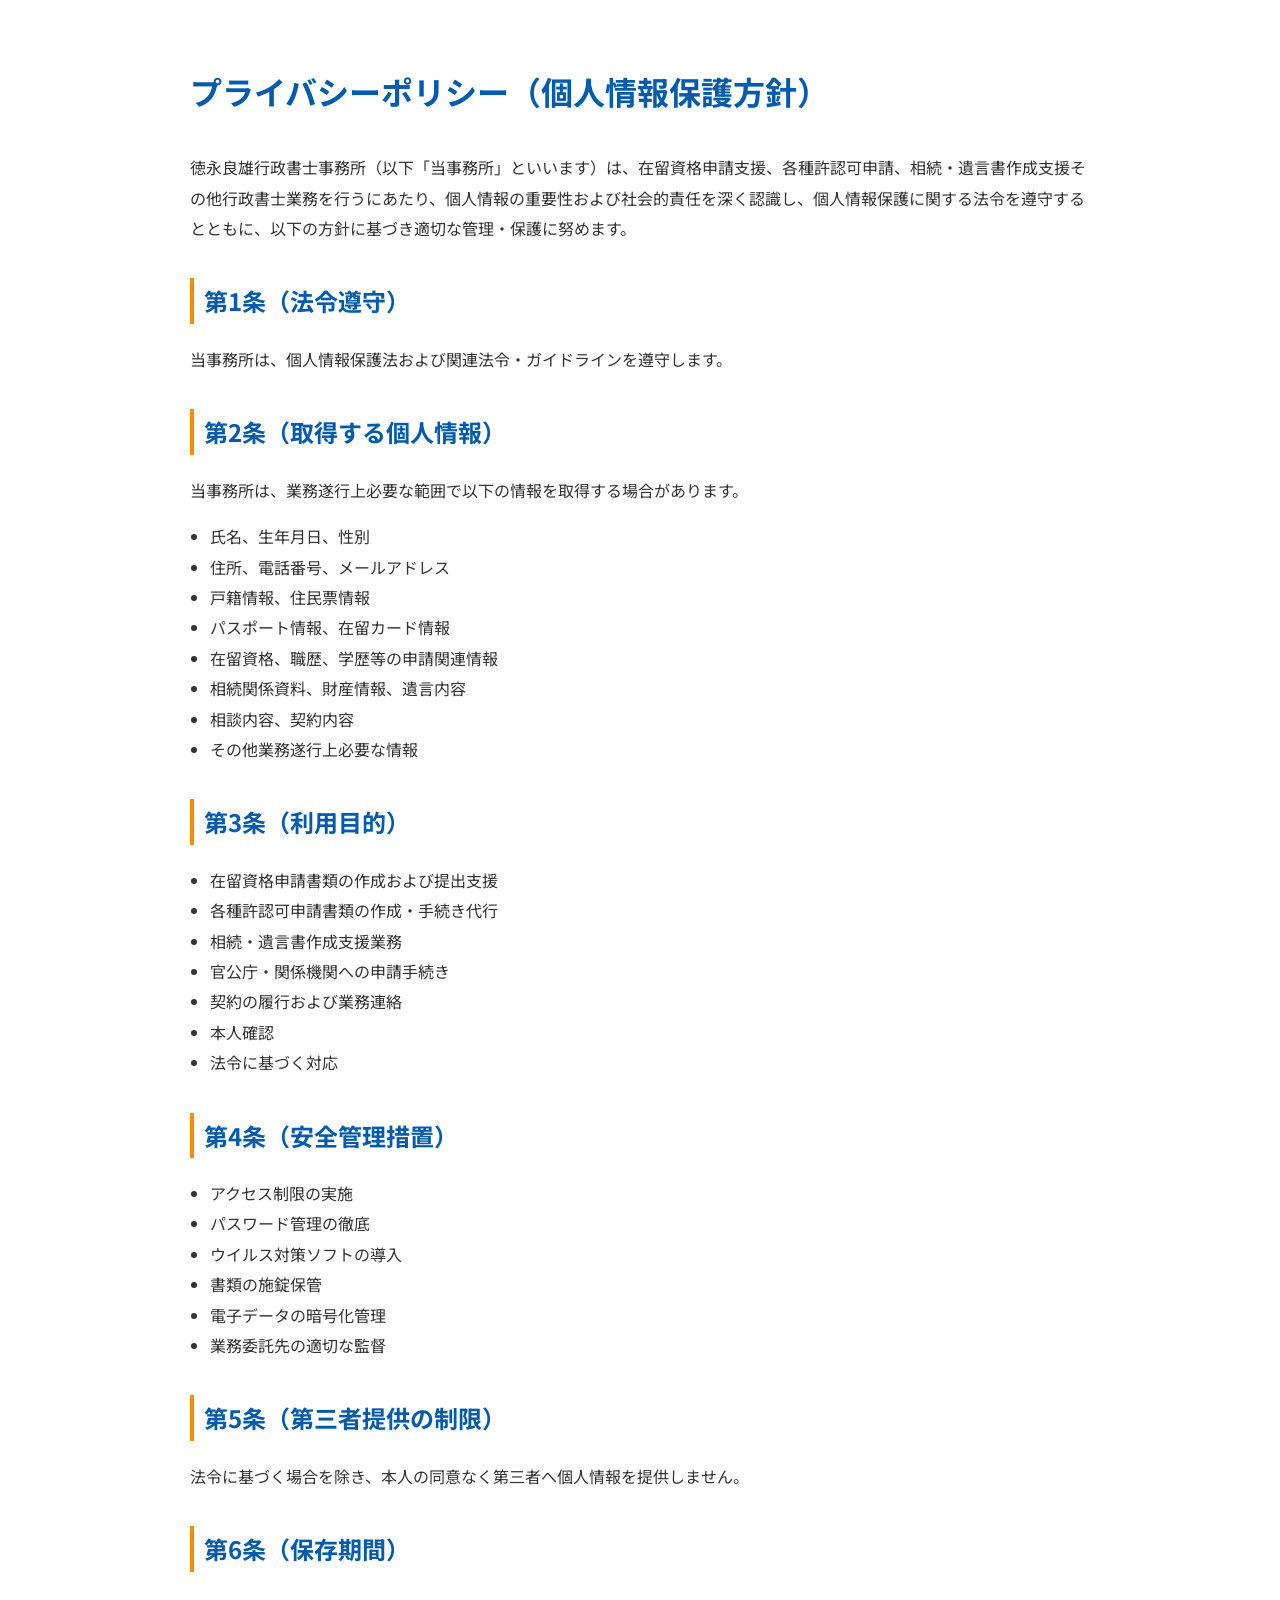
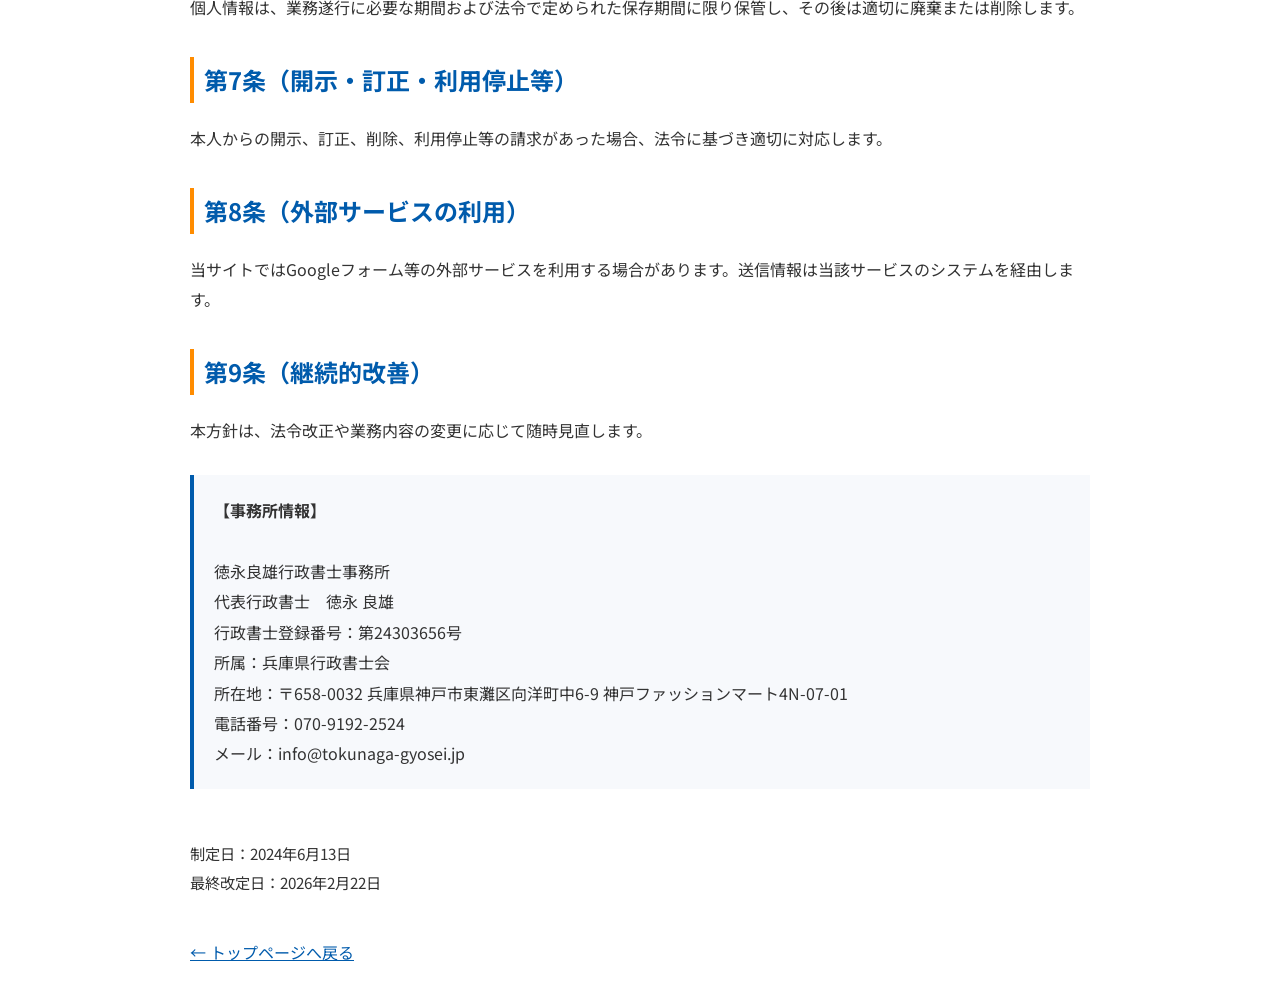
<file: private.html>
<!DOCTYPE html>
<html lang="ja">
<head>
<meta charset="UTF-8">
<meta name="viewport" content="width=device-width, initial-scale=1.0">
<title>プライバシーポリシー | 徳永良雄行政書士事務所</title>
<link href="https://fonts.googleapis.com/css2?family=Noto+Sans+JP:wght@400;700&display=swap" rel="stylesheet">
<style>
body {
    font-family: 'Noto Sans JP', sans-serif;
    line-height: 1.9;
    padding: 40px 10%;
    max-width: 900px;
    margin: auto;
    color: #333;
}
h1 {
    color: #005bac;
    margin-bottom: 30px;
}
h2 {
    margin-top: 35px;
    color: #005bac;
    border-left: 4px solid #ff8c00;
    padding-left: 10px;
}
ul {
    margin-top: 10px;
    padding-left: 20px;
}
a {
    color: #005bac;
}
.footer-note {
    margin-top: 50px;
    font-size: 0.95rem;
}
.back {
    margin-top: 40px;
}
.office-info {
    margin-top: 30px;
    padding: 20px;
    background-color: #f7f9fc;
    border-left: 4px solid #005bac;
}
</style>
</head>
<body>

<h1>プライバシーポリシー（個人情報保護方針）</h1>

<p>
徳永良雄行政書士事務所（以下「当事務所」といいます）は、在留資格申請支援、各種許認可申請、相続・遺言書作成支援その他行政書士業務を行うにあたり、個人情報の重要性および社会的責任を深く認識し、個人情報保護に関する法令を遵守するとともに、以下の方針に基づき適切な管理・保護に努めます。
</p>

<h2>第1条（法令遵守）</h2>
<p>
当事務所は、個人情報保護法および関連法令・ガイドラインを遵守します。
</p>

<h2>第2条（取得する個人情報）</h2>
<p>当事務所は、業務遂行上必要な範囲で以下の情報を取得する場合があります。</p>
<ul>
<li>氏名、生年月日、性別</li>
<li>住所、電話番号、メールアドレス</li>
<li>戸籍情報、住民票情報</li>
<li>パスポート情報、在留カード情報</li>
<li>在留資格、職歴、学歴等の申請関連情報</li>
<li>相続関係資料、財産情報、遺言内容</li>
<li>相談内容、契約内容</li>
<li>その他業務遂行上必要な情報</li>
</ul>

<h2>第3条（利用目的）</h2>
<ul>
<li>在留資格申請書類の作成および提出支援</li>
<li>各種許認可申請書類の作成・手続き代行</li>
<li>相続・遺言書作成支援業務</li>
<li>官公庁・関係機関への申請手続き</li>
<li>契約の履行および業務連絡</li>
<li>本人確認</li>
<li>法令に基づく対応</li>
</ul>

<h2>第4条（安全管理措置）</h2>
<ul>
<li>アクセス制限の実施</li>
<li>パスワード管理の徹底</li>
<li>ウイルス対策ソフトの導入</li>
<li>書類の施錠保管</li>
<li>電子データの暗号化管理</li>
<li>業務委託先の適切な監督</li>
</ul>

<h2>第5条（第三者提供の制限）</h2>
<p>
法令に基づく場合を除き、本人の同意なく第三者へ個人情報を提供しません。
</p>

<h2>第6条（保存期間）</h2>
<p>
個人情報は、業務遂行に必要な期間および法令で定められた保存期間に限り保管し、その後は適切に廃棄または削除します。
</p>

<h2>第7条（開示・訂正・利用停止等）</h2>
<p>
本人からの開示、訂正、削除、利用停止等の請求があった場合、法令に基づき適切に対応します。
</p>

<h2>第8条（外部サービスの利用）</h2>
<p>
当サイトではGoogleフォーム等の外部サービスを利用する場合があります。送信情報は当該サービスのシステムを経由します。
</p>

<h2>第9条（継続的改善）</h2>
<p>
本方針は、法令改正や業務内容の変更に応じて随時見直します。
</p>

<div class="office-info">
<strong>【事務所情報】</strong><br><br>
徳永良雄行政書士事務所<br>
代表行政書士　徳永 良雄<br>
行政書士登録番号：第24303656号<br>
所属：兵庫県行政書士会<br>
所在地：〒658-0032 兵庫県神戸市東灘区向洋町中6-9 神戸ファッションマート4N-07-01<br>
電話番号：070-9192-2524<br>
メール：info@tokunaga-gyosei.jp
</div>

<div class="footer-note">
制定日：2024年6月13日<br>
最終改定日：2026年2月22日
</div>

<div class="back">
<a href="index.html">← トップページへ戻る</a>
</div>

</body>
</html>
</file>
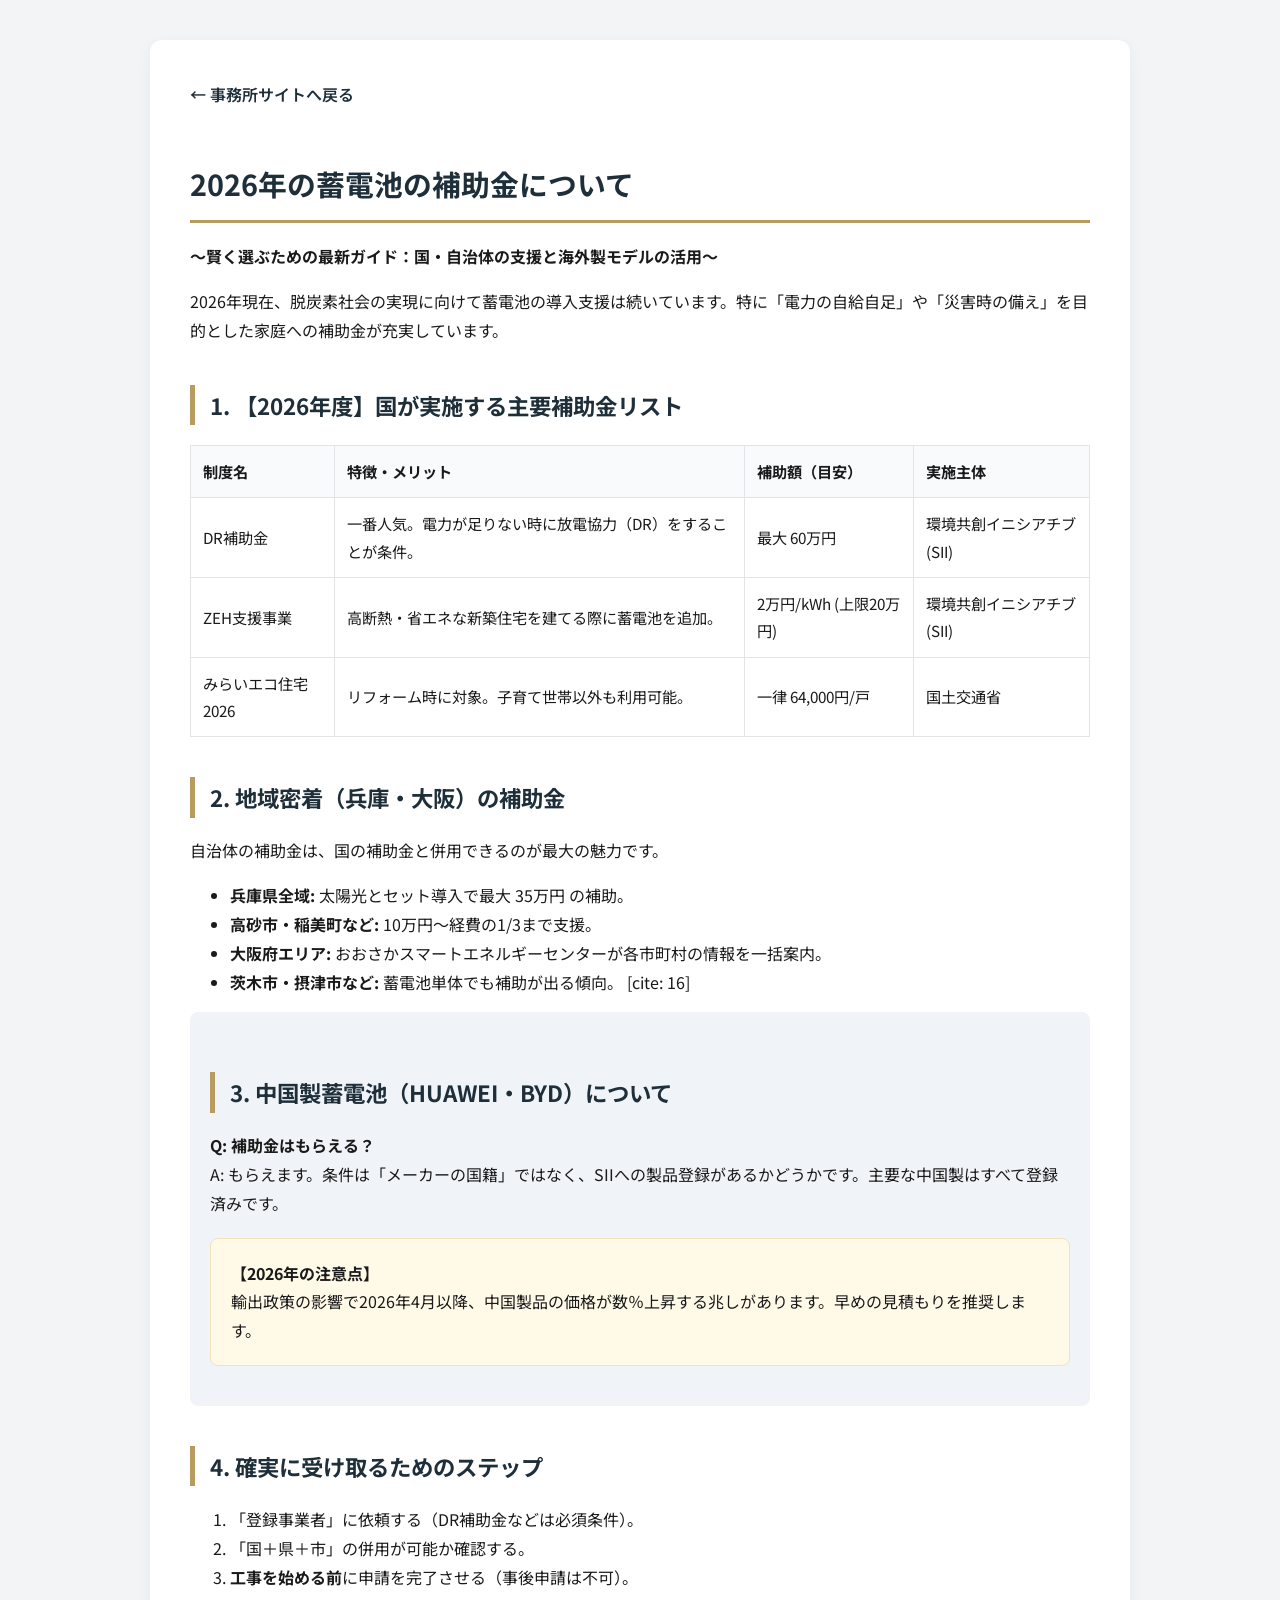
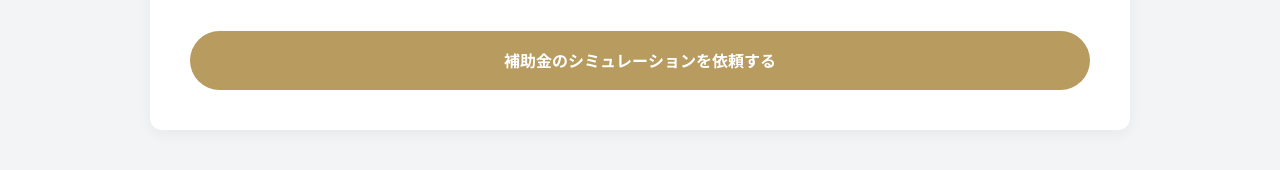
<file: subsidy_battery.html>
<!DOCTYPE html>
<html lang="ja">
<head>
    <meta charset="UTF-8">
    <meta name="viewport" content="width=device-width, initial-scale=1.0">
    <title>2026年の蓄電池の補助金について | 徳永良雄行政書士事務所</title>
    <link href="https://fonts.googleapis.com/css2?family=Noto+Sans+JP:wght@400;600;700&display=swap" rel="stylesheet">
    <style>
        :root {
            --primary: #1f2f3a;
            --accent: #b89b5e;
            --bg-light: #f3f4f5;
            --text-main: #1a1a1a;
            --border: #e2e4e7;
        }
        body {
            font-family: 'Noto Sans JP', sans-serif;
            background: var(--bg-light);
            color: var(--text-main);
            line-height: 1.8;
            margin: 0;
            padding: 40px 20px;
        }
        .container {
            max-width: 900px;
            margin: auto;
            background: white;
            padding: 40px;
            border-radius: 12px;
            box-shadow: 0 4px 15px rgba(0,0,0,0.05);
        }
        .back-link {
            display: inline-block;
            text-decoration: none;
            color: var(--primary);
            font-weight: 600;
            margin-bottom: 30px;
            transition: 0.3s;
        }
        .back-link:hover { color: var(--accent); }
        
        h1 { font-size: 1.8rem; color: var(--primary); border-bottom: 3px solid var(--accent); padding-bottom: 10px; }
        h2 { font-size: 1.4rem; margin-top: 40px; color: var(--primary); border-left: 5px solid var(--accent); padding-left: 15px; }
        
        table { width: 100%; border-collapse: collapse; margin: 20px 0; font-size: 0.95rem; }
        th, td { border: 1px solid var(--border); padding: 12px; text-align: left; }
        th { background: #f8fafc; }

        .note-box { background: #fff9e8; border: 1px solid #f3e2b8; padding: 20px; border-radius: 8px; margin: 20px 0; }
        .qa-section { background: #f0f4f8; padding: 20px; border-radius: 8px; }
        .btn-contact {
            display: block;
            text-align: center;
            background: var(--accent);
            color: white;
            text-decoration: none;
            padding: 15px;
            border-radius: 30px;
            font-weight: bold;
            margin-top: 40px;
        }
        @media (max-width: 600px) {
            .container { padding: 20px; }
            table { display: block; overflow-x: auto; }
        }
    </style>
</head>
<body>

<div class="container">
    <a href="index.html" class="back-link">← 事務所サイトへ戻る</a>

    <h1>2026年の蓄電池の補助金について</h1>
    <p><strong>～賢く選ぶための最新ガイド：国・自治体の支援と海外製モデルの活用～</strong></p>

    <p>2026年現在、脱炭素社会の実現に向けて蓄電池の導入支援は続いています。特に「電力の自給自足」や「災害時の備え」を目的とした家庭への補助金が充実しています。</p>

    <h2>1. 【2026年度】国が実施する主要補助金リスト</h2>
    <table>
        <thead>
            <tr>
                <th>制度名</th>
                <th>特徴・メリット</th>
                <th>補助額（目安）</th>
                <th>実施主体</th>
            </tr>
        </thead>
        <tbody>
            <tr>
                <td>DR補助金</td>
                <td>一番人気。電力が足りない時に放電協力（DR）をすることが条件。</td>
                <td>最大 60万円</td>
                <td>環境共創イニシアチブ(SII) </td>
            </tr>
            <tr>
                <td>ZEH支援事業 </td>
                <td>高断熱・省エネな新築住宅を建てる際に蓄電池を追加。</td>
                <td>2万円/kWh (上限20万円)</td>
                <td>環境共創イニシアチブ(SII) </td>
            </tr>
            <tr>
                <td>みらいエコ住宅2026 </td>
                <td>リフォーム時に対象。子育て世帯以外も利用可能。</td>
                <td>一律 64,000円/戸 </td>
                <td>国土交通省 </td>
            </tr>
        </tbody>
    </table>

    <h2>2. 地域密着（兵庫・大阪）の補助金 </h2>
    <p>自治体の補助金は、国の補助金と併用できるのが最大の魅力です。</p>
    <ul>
        <li><strong>兵庫県全域:</strong> 太陽光とセット導入で最大 35万円 の補助。 </li>
        <li><strong>高砂市・稲美町など:</strong> 10万円〜経費の1/3まで支援。 </li>
        <li><strong>大阪府エリア:</strong> おおさかスマートエネルギーセンターが各市町村の情報を一括案内。</li>
        <li><strong>茨木市・摂津市など:</strong> 蓄電池単体でも補助が出る傾向。 [cite: 16]</li>
    </ul>

    <div class="qa-section">
        <h2>3. 中国製蓄電池（HUAWEI・BYD）について</h2>
        <p><strong>Q: 補助金はもらえる？</strong><br>
        A: もらえます。条件は「メーカーの国籍」ではなく、SIIへの製品登録があるかどうかです。主要な中国製はすべて登録済みです。</p>
        <div class="note-box">
            <strong>【2026年の注意点】</strong><br>
            輸出政策の影響で2026年4月以降、中国製品の価格が数％上昇する兆しがあります。早めの見積もりを推奨します。 
        </div>
    </div>

    <h2>4. 確実に受け取るためのステップ</h2>
    <ol>
        <li>「登録事業者」に依頼する（DR補助金などは必須条件）。 </li>
        <li>「国＋県＋市」の併用が可能か確認する。</li>
        <li><strong>工事を始める前</strong>に申請を完了させる（事後申請は不可）。</li>
    </ol>

    <a href="index.html#contact" class="btn-contact">補助金のシミュレーションを依頼する</a>
</div>

</body>
</html>
</file>
